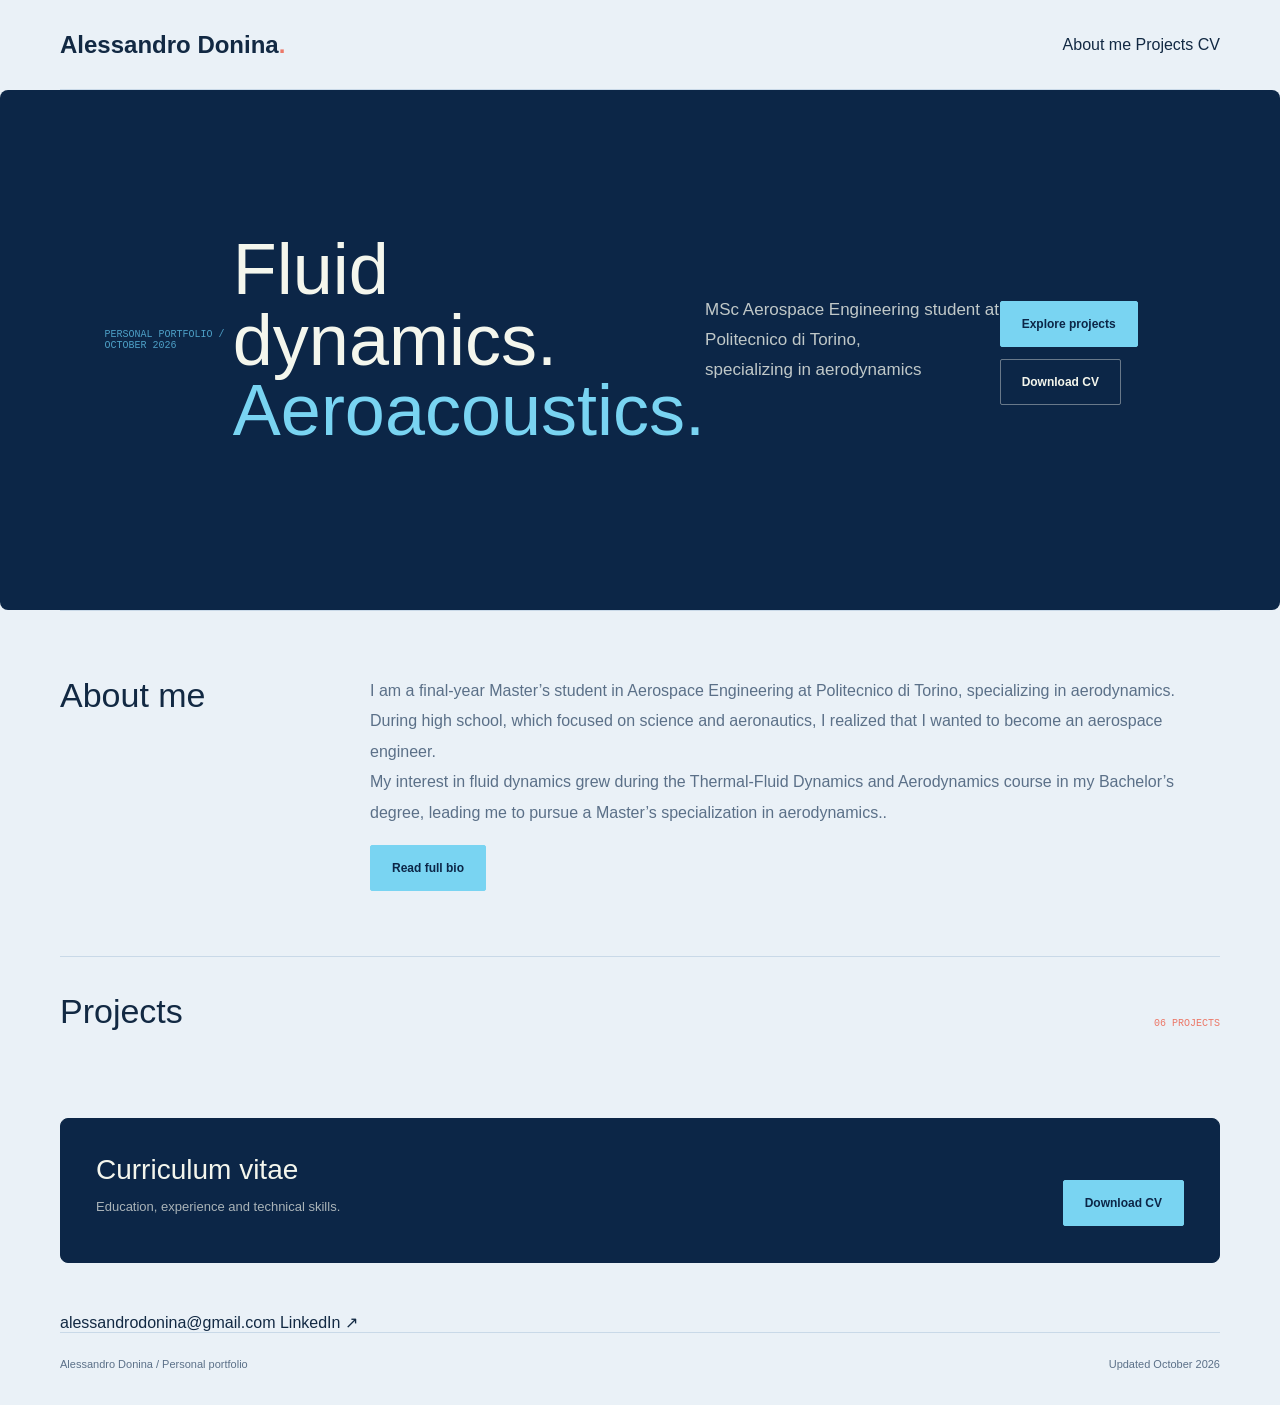
<file: home.html>
<!doctype html>
<html lang="en">
<head>
  <meta charset="utf-8">
  <meta name="viewport" content="width=device-width,initial-scale=1">
  <meta name="description" content="Alessandro Donina — Aerospace engineering portfolio, aerodynamics and aeroacoustics.">
  <title>Alessandro Donina | Portfolio</title>
  <link rel="icon" type="image/png" href="assets/favicon.png">
  <link rel="stylesheet" href="assets/css/style.css">
</head>
<body data-page="home">
  <div class="wrap">
    <nav>
      <a class="brand" href="index.html">Alessandro Donina<span>.</span></a>
      <div class="links">
        <a href="about.html">About me</a>
        <a href="projects.html">Projects</a>
        <a data-cv download>CV</a>
      </div>
    </nav>
    <main>
      <section class="hero">
        <div class="eyebrow">Personal portfolio / October 2026</div>
        <h1>Fluid dynamics.<br><span>Aeroacoustics.</span></h1>
        <p class="lead" id="intro"></p>
        <div class="actions">
          <a class="button" href="projects.html">Explore projects</a>
          <a class="button light" data-cv download>Download CV</a>
        </div>
      </section>
      <section class="about" id="about">
        <h2>About me</h2>
        <div>
          <p>I am a final-year Master’s student in Aerospace Engineering at Politecnico di Torino, specializing in aerodynamics.<br>During high school, which focused on science and aeronautics, I realized that I wanted to become an aerospace engineer.<br>My interest in fluid dynamics grew during the Thermal-Fluid Dynamics and Aerodynamics course in my Bachelor’s degree, leading me to pursue a Master’s specialization in aerodynamics..</p>
          <a class="button" href="about.html">Read full bio</a>
        </div>
      </section>
      <section>
        <div class="section-head">
          <h2>Projects</h2>
          <span id="project-count"></span>
        </div>
        <div class="grid" id="projects"></div>
      </section>
      <section class="downloads" id="cv">
        <div>
          <h2>Curriculum vitae</h2>
          <p>Education, experience and technical skills.</p>
        </div>
        <div class="actions">
          <a class="button" data-cv download>Download CV</a>
        </div>
      </section>
      <section class="contact">
        <a data-email></a>
        <a data-linkedin target="_blank" rel="noopener noreferrer">LinkedIn ↗</a>
      </section>
    </main>
    <footer>
      <span>Alessandro Donina / Personal portfolio</span>
      <span>Updated October 2026</span>
    </footer>
  </div>
  <script src="data/content.js"></script>
  <script src="assets/js/site.js"></script>
</body>
</html>
</file>
<file: assets/css/style.css>
* {
  box-sizing: border-box;
}

:root {
  color-scheme: light;
  --ink: #122943;
  --muted: #5b7088;
  --paper: #eaf1f7;
  --surface: #f7fbff;
  --line: #c9d9e8;
  --night: #0c2647;
  --accent: #79d4f2;
  --coral: #ec7868;
  --teal: #4d9fc6;
  --corner-radius: 8px;
}

html {
  scroll-behavior: smooth;
}

body {
  margin: 0;
  background: var(--paper);
  color: var(--ink);
  font-family: 'Space Grotesk', sans-serif;
  -webkit-font-smoothing: antialiased;
}

a {
  color: inherit;
  text-decoration: none;
}

a:focus-visible,
button:focus-visible {
  outline: 2px solid var(--coral);
  outline-offset: 4px;
}

.wrap {
  max-width: 1320px;
  margin: auto;
  padding: 0 60px;
}

.reveal {
  transform: translate3d(0, 12px, 0);
  transition: transform 0.55s cubic-bezier(0.2, 0.7, 0.2, 1);
  transition-delay: var(--reveal-delay, 0ms);
}

.reveal--up {
  transform: translate3d(0, 16px, 0);
}

.reveal--left {
  transform: translate3d(-12px, 0, 0);
}

.reveal--right {
  transform: translate3d(12px, 0, 0);
}

.reveal.is-visible {
  transform: translate3d(0, 0, 0);
}

nav {
  position: relative;
  z-index: 20;
  height: 90px;
  border-bottom: 1px solid var(--line);
  display: flex;
  justify-content: space-between;
  align-items: center;
}

.brand {
  font-size: 24px;
  font-weight: 700;
}

.brand span {
  color: var(--coral);
}

.nav-contact {
  display: flex;
  align-items: center;
  gap: 9px;
  padding: 12px 0;
  color: var(--ink);
  font-family: 'DM Mono', monospace;
  font-size: 11px;
  font-weight: 500;
  text-transform: uppercase;
  transition: color 0.2s ease;
}

.nav-contact::after {
  content: '\2193';
  color: var(--coral);
  font-family: 'Space Grotesk', sans-serif;
  font-size: 16px;
  transition: transform 0.2s ease;
}

.nav-contact:hover {
  color: var(--coral);
}

.nav-contact:hover::after {
  transform: translateY(3px);
}

.hero {
  min-height: 520px;
  position: relative;
  isolation: isolate;
  display: flex;
  align-items: center;
  overflow: hidden;
  border-radius: var(--corner-radius);
  margin: 0 -60px;
  padding: 72px 9% 92px;
  background: var(--night);
  color: #f4f6ed;
}

.hero-scene {
  position: absolute;
  z-index: -1;
  inset: 0;
  overflow: hidden;
  background: var(--night);
}

.hero-scene::after {
  content: '';
  position: absolute;
  inset: 0;
  background: linear-gradient(90deg, rgba(12, 38, 71, 0.98) 0%, rgba(12, 38, 71, 0.88) 34%, rgba(12, 38, 71, 0.28) 100%), linear-gradient(0deg, rgba(12, 38, 71, 0.58), transparent 48%);
}

.hero-flow {
  position: absolute;
  inset: 0;
  width: 100%;
  height: 100%;
  object-fit: cover;
  object-position: center;
  mix-blend-mode: screen;
  opacity: 0.72;
  animation: flowDrift 22s ease-in-out infinite alternate;
}

.hero-copy {
  position: relative;
  z-index: 1;
  max-width: 700px;
  animation: heroRise 0.9s cubic-bezier(0.2, 0.7, 0.2, 1) both;
}

.hero-credit {
  position: absolute;
  right: 28px;
  bottom: 20px;
  z-index: 1;
  color: rgba(244, 246, 237, 0.72);
  font-family: 'DM Mono', monospace;
  font-size: 10px;
}

.hero-credit:hover {
  color: var(--accent);
}

@keyframes flowDrift {
  from { transform: scale(1.02) translateX(0); }
  to { transform: scale(1.08) translateX(-1.5%); }
}

@keyframes heroRise {
  from { opacity: 0; transform: translateY(24px); }
  to { opacity: 1; transform: translateY(0); }
}

.eyebrow {
  font-size: 10px;
  letter-spacing: 0;
  text-transform: uppercase;
  color: var(--muted);
  font-family: 'DM Mono', monospace;
}

h1 {
  font-weight: 500;
  font-size: 72px;
  line-height: 0.98;
  letter-spacing: 0;
  margin: 24px 0;
}

h1 span {
  color: var(--accent);
}

.lead {
  font-size: 17px;
  line-height: 1.75;
  color: var(--muted);
  max-width: 760px;
}

.hero .eyebrow {
  color: var(--teal);
}

.hero .lead {
  color: rgba(244, 246, 237, 0.78);
  white-space: pre-line;
}

.actions {
  display: flex;
  gap: 12px;
  flex-wrap: wrap;
  margin-top: 25px;
}

/* Bottoni con transizione e hover animato */
.button {
  display: inline-block;
  padding: 15px 21px;
  background: var(--accent);
  color: var(--night);
  font-size: 12px;
  font-weight: 600;
  border: 1px solid var(--accent);
  border-radius: 2px;
  transition: transform 0.25s ease, background 0.25s ease, color 0.25s ease;
}

.button:hover {
  background: var(--coral);
  border-color: var(--coral);
  color: #fff;
  transform: translateY(-2px);
}

.button.light {
  background: transparent;
  color: #f4f6ed;
  border-color: rgba(244, 246, 237, 0.4);
}

.button.light:hover {
  background: rgba(244, 246, 237, 0.12);
  border-color: #f4f6ed;
  color: #fff;
}

.about {
  display: grid;
  grid-template-columns: 260px 1fr;
  gap: 50px;
  padding: 65px 0;
  border-top: 1px solid var(--line);
}

.profile-col {
  display: flex;
  flex-direction: column;
  align-items: stretch;
  gap: 16px;
}

.profile-frame {
  position: relative;
  isolation: isolate;
  width: 100%;
}

.profile-frame::before {
  position: absolute;
  z-index: -1;
  inset: 0;
  border-radius: var(--corner-radius);
  background: var(--teal);
  content: '';
  opacity: 0;
  pointer-events: none;
  transform: translate(0, 0) scale(0.97);
  transition: opacity 0.3s ease, transform 0.45s cubic-bezier(0.2, 0.7, 0.2, 1);
}

.profile-col .button {
  text-align: center;
  margin-top: 4px;
}

.profile-pic {
  width: 100%;
  border-radius: var(--corner-radius);
  display: block;
  transition: transform 0.45s cubic-bezier(0.2, 0.7, 0.2, 1);
}

.profile-frame:hover::before {
  opacity: 1;
  transform: translate(12px, 12px) rotate(1.5deg) scale(1);
}

.profile-frame:hover .profile-pic {
  transform: translate(-3px, -3px) rotate(-0.5deg) scale(1.01);
}

h2 {
  font-size: 34px;
  font-weight: 500;
  letter-spacing: 0;
  margin: 0 0 25px;
}

.about p {
  font-size: 16px;
  line-height: 1.9;
  color: var(--muted);
  margin: 0 0 17px;
}

.section-head {
  display: flex;
  justify-content: space-between;
  align-items: center;
  padding-top: 35px;
  border-top: 1px solid var(--line);
}

.section-head span {
  font-size: 10px;
  color: var(--coral);
  font-family: 'DM Mono', monospace;
}

.project-heading {
  display: flex;
  align-items: center;
  gap: 12px;
}

.project-heading h2 {
  margin: 0;
}

.project-search-control {
  position: relative;
  flex: 0 0 auto;
  width: 40px;
  height: 40px;
  transition: width 0.36s cubic-bezier(0.2, 0.7, 0.2, 1);
}

.project-heading.is-search-open .project-search-control {
  width: 300px;
}

.project-search-toggle {
  position: absolute;
  z-index: 2;
  top: 0;
  left: 0;
  display: grid;
  place-items: center;
  width: 40px;
  height: 40px;
  padding: 0;
  border: 1px solid var(--line);
  border-radius: 50%;
  background: transparent;
  color: var(--ink);
  cursor: pointer;
  transition: color 0.2s ease, border-color 0.2s ease, transform 0.2s ease;
}

.project-search-toggle:hover {
  border-color: var(--teal);
  color: var(--teal);
  transform: scale(1.05);
}

.project-search-toggle:focus-visible {
  outline-color: var(--teal);
}

.project-heading.is-search-open .project-search-toggle {
  border-color: transparent;
  border-radius: var(--corner-radius);
  background: transparent;
  color: var(--muted);
  transform: none;
}

.project-heading.is-search-open .project-search-toggle:hover {
  color: var(--teal);
}

.project-search-toggle svg {
  width: 19px;
  height: 19px;
  fill: none;
  stroke: currentColor;
  stroke-linecap: round;
  stroke-width: 1.7;
}

.project-search {
  position: absolute;
  inset: 0;
  opacity: 0;
  pointer-events: none;
  transition: opacity 0.2s ease;
}

.project-heading.is-search-open .project-search {
  opacity: 1;
  pointer-events: auto;
}

.project-search input {
  width: 100%;
  height: 100%;
  min-width: 0;
  padding: 10px 13px 10px 48px;
  border: 1px solid var(--line);
  border-radius: var(--corner-radius);
  background: var(--surface);
  color: var(--ink);
  font: inherit;
  font-size: 14px;
  transition: border-color 0.2s ease, box-shadow 0.2s ease;
}

.project-search input:focus-visible {
  outline: none;
  box-shadow: 0 0 0 3px rgba(77, 159, 198, 0.2);
}

.project-search-empty {
  margin: 20px 0 0;
  color: var(--muted);
  font-size: 14px;
}

.grid {
  display: grid;
  grid-template-columns: repeat(2, minmax(0, 1fr));
  gap: 24px;
  margin: 20px 0 42px;
}

.project-grid.is-filter-empty {
  display: none;
}

/* Box per i progetti */
.card {
  min-width: 0;
  border: 1px solid var(--line);
  border-radius: var(--corner-radius);
  padding: 14px;
  background: #fff;
  transition: transform 0.4s cubic-bezier(0.2, 0.7, 0.2, 1), box-shadow 0.4s ease, border-color 0.3s ease;
}

.card:hover {
  transform: translateY(-5px);
  box-shadow: 0 18px 34px rgba(12, 38, 71, 0.12);
  border-color: var(--teal);
}

.card:hover .cover img {
  transform: scale(1.045);
}

.project-card.is-selected {
  border-color: var(--night);
  box-shadow: 0 0 0 2px var(--accent) inset;
}

.project-card[hidden] {
  display: none;
}

.project-card-trigger {
  appearance: none;
  display: flex;
  width: 100%;
  min-width: 0;
  height: 100%;
  flex-direction: column;
  padding: 0;
  border: 0;
  background: transparent;
  color: inherit;
  font: inherit;
  text-align: left;
  cursor: pointer;
}

.cover {
  display: block;
  width: 100%;
  min-width: 0;
  height: auto;
  aspect-ratio: 1.55;
  background: #fff;
  border: 1px solid #d4e0ea;
  padding: 25px;
  border-radius: var(--corner-radius);
  overflow: hidden;
}

.cover img {
  width: 100%;
  height: 100%;
  min-width: 0;
  object-fit: contain;
  mix-blend-mode: multiply;
  border-radius: var(--corner-radius);
  transition: transform 0.3s ease;
}

.meta {
  display: flex;
  justify-content: space-between;
  font-family: 'DM Mono', monospace;
  font-size: 10px;
  text-transform: uppercase;
  letter-spacing: 0;
  color: var(--muted);
  margin-top: 17px;
}

.project-card-title {
  display: block;
  font-size: 23px;
  font-weight: 500;
  line-height: 1.25;
  margin: 11px 0 7px;
}

.project-card-description {
  display: block;
  color: var(--muted);
  font-size: 14px;
  line-height: 1.7;
}

h3 {
  font-size: 23px;
  font-weight: 500;
  letter-spacing: 0;
  line-height: 1.25;
  margin: 12px 0;
}

.card p {
  font-size: 14px;
  line-height: 1.8;
  color: var(--muted);
}

.project-card .tags {
  min-width: 0;
  margin-top: auto;
  padding-top: 14px;
}

.tags {
  display: flex;
  flex-wrap: wrap;
  gap: 7px;
}

.tags span {
  font-size: 10px;
  border: 1px solid var(--line);
  padding: 6px 8px;
  border-radius: 3px;
  color: var(--muted);
  background: rgba(255, 255, 255, 0.5);
}

/* Stile per il bottone secondario minimal */
.btn-link {
  display: inline-flex;
  align-items: center;
  padding: 14px 22px;
  font-size: 14px;
  font-weight: 600;
  letter-spacing: 0;
  color: #fff;
  background: var(--night);
  border: 1px solid var(--night);
  border-radius: 4px;
  transition: all 0.25s ease;
  margin: 14px 0 18px;
}

.btn-link:hover {
  background: var(--coral);
  color: #ffffff;
  border-color: var(--coral);
}

.downloads {
  display: flex;
  justify-content: space-between;
  align-items: center;
  gap: 30px;
  padding: 35px;
  background: var(--night);
  color: #f4f6ed;
  border: 1px solid var(--night);
  border-radius: 8px;
  margin-bottom: 50px;
}

.downloads h2 {
  font-size: 28px;
  margin-bottom: 10px;
}

.downloads p {
  font-size: 13px;
  color: rgba(244, 246, 237, 0.68);
}

.downloads .button.light {
  color: #f4f6ed;
}

footer {
  display: flex;
  justify-content: space-between;
  gap: 20px;
  border-top: 1px solid var(--line);
  padding: 25px 0 35px;
  font-size: 11px;
  color: var(--muted);
}

.project-panel {
  display: grid;
  min-width: 0;
  grid-template-rows: 0fr;
  opacity: 0;
  scroll-margin-top: 24px;
  transition: grid-template-rows 0.62s cubic-bezier(0.2, 0.7, 0.2, 1), opacity 0.35s ease;
}

.project-panel[hidden] {
  display: none;
}

.project-panel.is-open {
  grid-template-rows: 1fr;
  opacity: 1;
}

.project-panel-inner {
  min-height: 0;
  min-width: 0;
  overflow: hidden;
  transition: opacity 0.25s ease, transform 0.25s ease;
}

.project-panel.is-open .project-panel-inner {
  overflow: visible;
}

.project-panel.is-switching .project-panel-inner {
  opacity: 0;
  transform: translateY(12px);
}

.detail {
  padding: 65px 0;
  border-top: 1px solid var(--line);
  scroll-margin-top: 20px;
}

.project-panel .detail {
  padding: 38px 0 55px;
}

.detail:has(> figure) {
  display: grid;
  grid-template-columns: repeat(var(--detail-figure-count), minmax(0, 1fr));
  column-gap: 20px;
  row-gap: 16px;
}

.detail:has(> figure) > .detail-close,
.detail:has(> figure) > .detail-top,
.detail:has(> figure) > .gallery-title {
  grid-column: 1 / -1;
}

.detail:has(> figure) > .detail-close {
  margin-bottom: 10px;
}

.detail:has(> figure) > figure {
  display: flex;
  flex-direction: column;
}

.detail:has(> figure) > figure > img {
  margin-block: auto;
}

.detail-close {
  position: sticky;
  top: 12px;
  z-index: 30;
  display: grid;
  place-items: center;
  margin: 0 0 26px auto;
  width: 38px;
  height: 38px;
  padding: 0;
  border: 1px solid var(--line);
  border-radius: 50%;
  background: var(--surface);
  color: var(--muted);
  cursor: pointer;
  transition: border-color 0.25s ease, color 0.25s ease, transform 0.25s ease;
}

.detail-close-icon {
  position: relative;
  display: block;
  width: 14px;
  height: 14px;
  font-size: 0;
  transition: transform 0.3s cubic-bezier(0.2, 0.7, 0.2, 1);
}

.detail-close-icon::before,
.detail-close-icon::after {
  content: '';
  position: absolute;
  top: 50%;
  left: 50%;
  width: 14px;
  height: 1.5px;
  background: currentColor;
}

.detail-close-icon::before {
  transform: translate(-50%, -50%) rotate(45deg);
}

.detail-close-icon::after {
  transform: translate(-50%, -50%) rotate(-45deg);
}

.detail-close:hover {
  border-color: var(--coral);
  color: var(--coral);
}

.detail-close:hover .detail-close-icon {
  transform: rotate(90deg);
}

.detail-top {
  display: grid;
  min-width: 0;
  grid-template-columns: minmax(0, 1fr);
  gap: 60px;
  align-items: start;
}

.detail-top.has-aside {
  grid-template-columns: repeat(2, minmax(0, 1fr));
  align-items: center;
}

.project-panel.is-open .detail-top {
  animation: detailLift 0.72s cubic-bezier(0.2, 0.7, 0.2, 1) both;
}

@keyframes detailLift {
  from { opacity: 0; transform: translateY(18px); }
  to { opacity: 1; transform: translateY(0); }
}

.detail p {
  font-size: 15px;
  line-height: 1.9;
  color: var(--muted);
  max-width: 760px;
}

.detail h2 {
  max-width: 900px;
}

.gallery-title {
  font-size: 11px;
  letter-spacing: 0;
  text-transform: uppercase;
  color: var(--muted);
  margin: 55px 0 16px;
  font-weight: 400;
}

.detail:has(> figure) > .gallery-title {
  margin: 39px 0 0;
}

.summary-label {
  margin: 30px 0 12px;
}

.detail .tags {
  margin-top: 24px;
  margin-bottom: 24px;
}

figure {
  margin: 0;
  padding: 15px;
  border: 1px solid var(--line);
  background: var(--surface);
  overflow: hidden;
  border-radius: var(--corner-radius);
  transition: transform 0.4s cubic-bezier(0.2, 0.7, 0.2, 1), box-shadow 0.4s ease;
}

figure img {
  width: 100%;
  max-height: 380px;
  object-fit: contain;
  display: block;
  border-radius: var(--corner-radius);
}

figure:hover {
  position: relative;
  z-index: 1;
  animation: none !important;
  transform: scale(1.02);
  box-shadow: 0 8px 16px rgba(236, 120, 104, 0.18);
}

.aside-col:has(figure:hover) figure:not(:hover),
.detail:has(> figure:hover) > figure:not(:hover) {
  transform: scale(0.98);
}

figcaption {
  font-size: 12px;
  line-height: 1.6;
  color: var(--muted);
  padding-top: 12px;
}

@media(max-width: 800px) {
  .section-head.is-search-open {
    flex-wrap: wrap;
    row-gap: 12px;
  }
  .section-head.is-search-open .project-heading {
    width: 100%;
  }
  .section-head.is-search-open #project-count {
    margin-left: auto;
  }
  .project-heading.is-search-open .project-search-control {
    width: clamp(130px, calc(100vw - 245px), 250px);
  }
  .detail:has(> figure) {
    grid-template-columns: repeat(auto-fit, minmax(min(100%, 220px), 1fr));
  }
  .wrap {
    padding: 0 22px;
  }
  nav {
    height: 75px;
  }
  .brand {
    font-size: 18px;
    white-space: nowrap;
  }
  .hero {
    min-height: 500px;
    margin: 0 -22px;
    padding: 56px 26px 82px;
  }
  h1 {
    font-size: 48px;
    letter-spacing: 0;
  }
  .hero-flow {
    object-fit: cover;
    object-position: 65% center;
    opacity: 0.52;
  }
  .hero-scene::after {
    background: linear-gradient(90deg, rgba(12, 38, 71, 0.96), rgba(12, 38, 71, 0.5)), linear-gradient(0deg, rgba(12, 38, 71, 0.5), transparent 55%);
  }
  .hero-credit {
    right: 18px;
    bottom: 16px;
    max-width: calc(100% - 36px);
    text-align: right;
    font-size: 9px;
  }
  .about {
    grid-template-columns: 1fr;
    gap: 20px;
    padding: 40px 0;
  }
  .profile-frame {
    max-width: 250px;
    margin: 0 auto;
  }
  .detail {
    padding: 40px 0;
  }
  .detail-top.has-aside {
    grid-template-columns: minmax(0, 1fr);
    gap: 30px;
    align-items: stretch;
  }
  .grid {
    grid-template-columns: minmax(0, 1fr);
    gap: 18px;
  }
  .cover {
    aspect-ratio: 1.3;
    padding: 22px;
  }
  .downloads {
    padding: 25px;
    align-items: start;
    flex-direction: column;
  }
  footer {
    flex-direction: column;
    gap: 10px;
  }
}

@media(prefers-reduced-motion: reduce) {
  html {
    scroll-behavior: auto;
  }
  * {
    transition: none !important;
  }
  .reveal {
    transform: none;
  }
  .hero-flow {
    animation: none;
    visibility: hidden;
  }
  .hero-copy {
    animation: none;
  }
  .project-panel.is-open .detail-top,
  .project-panel.is-open figure {
    animation: none;
  }
}

.aside-col {
  display: flex;
  flex-direction: column;
  align-items: center;
  gap: 20px;
}

.detail-top.has-aside > div > .btn-link {
  display: flex;
  width: 230px;
  height: 48px;
  justify-content: center;
  align-items: center;
  margin: 24px auto 0;
}

figure {
  transition: transform 0.4s cubic-bezier(0.2, 0.7, 0.2, 1), box-shadow 0.4s ease;
  will-change: transform;
}
</file>
